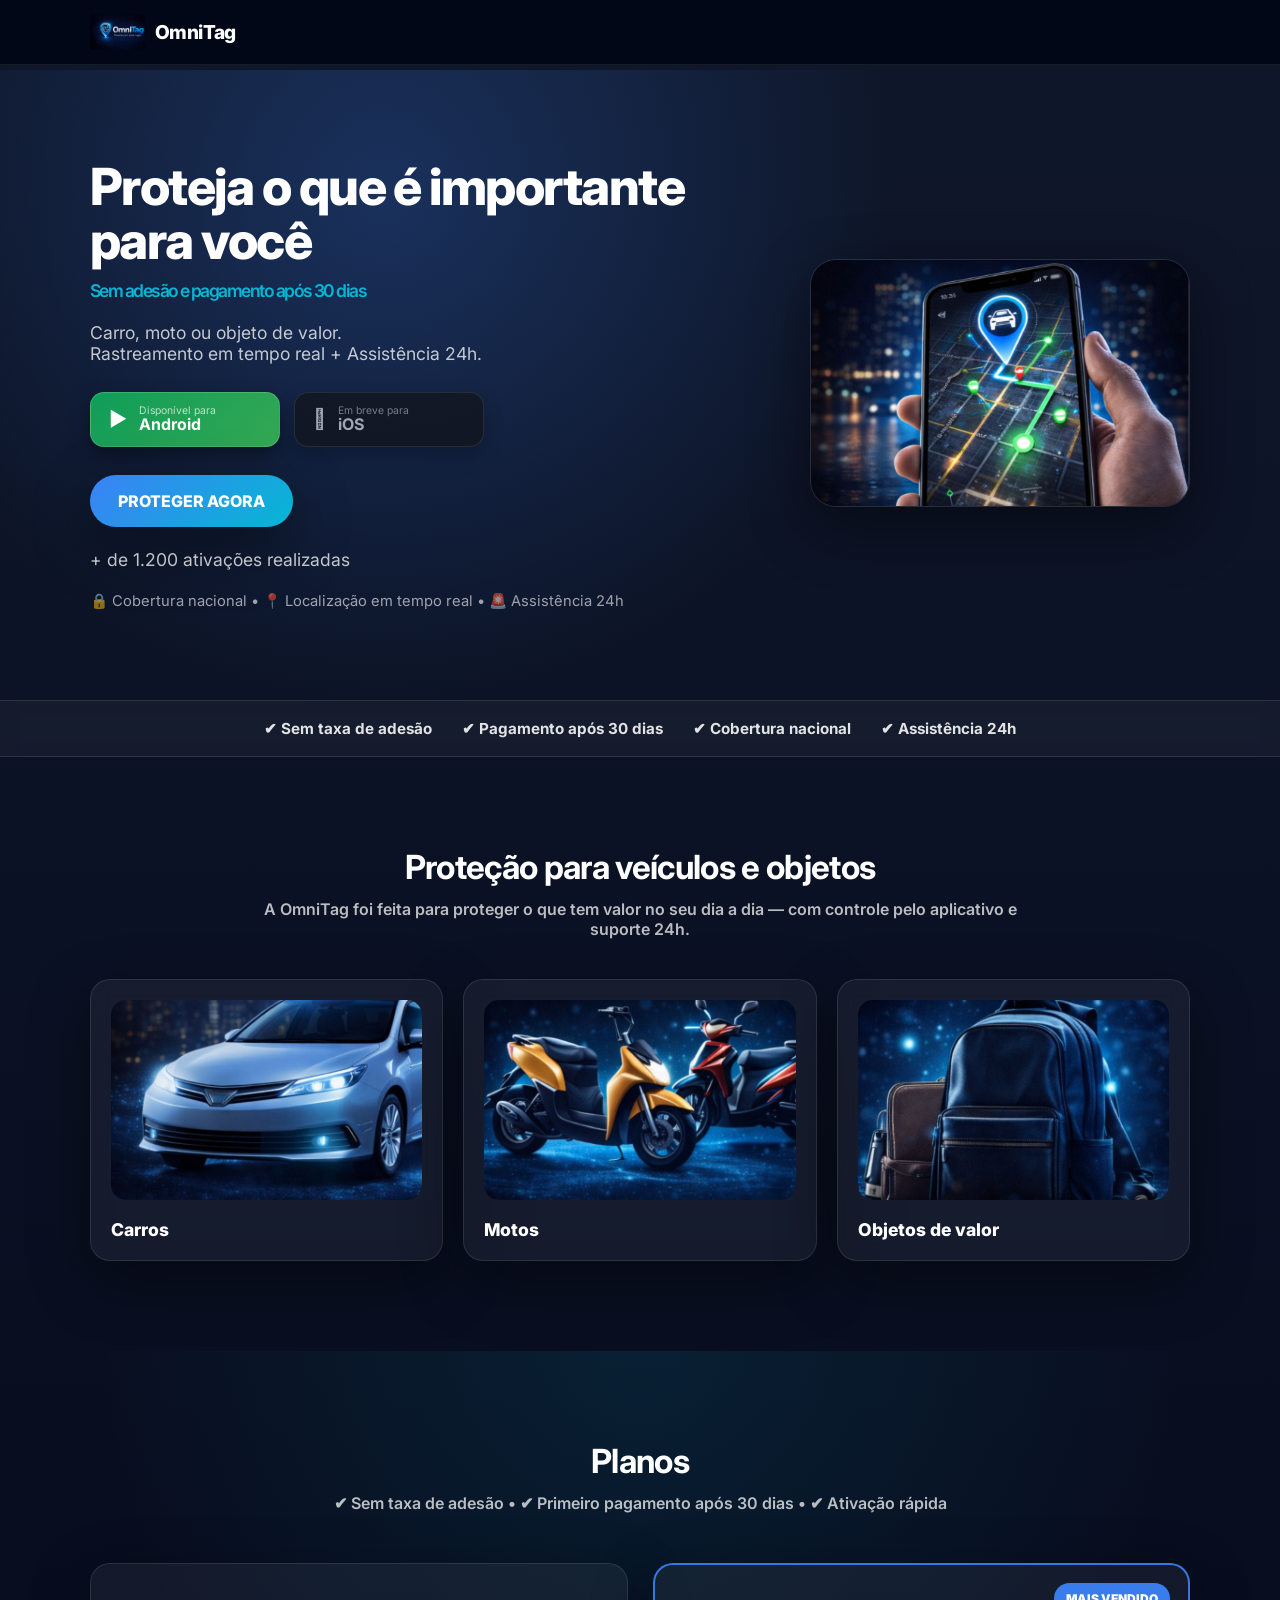
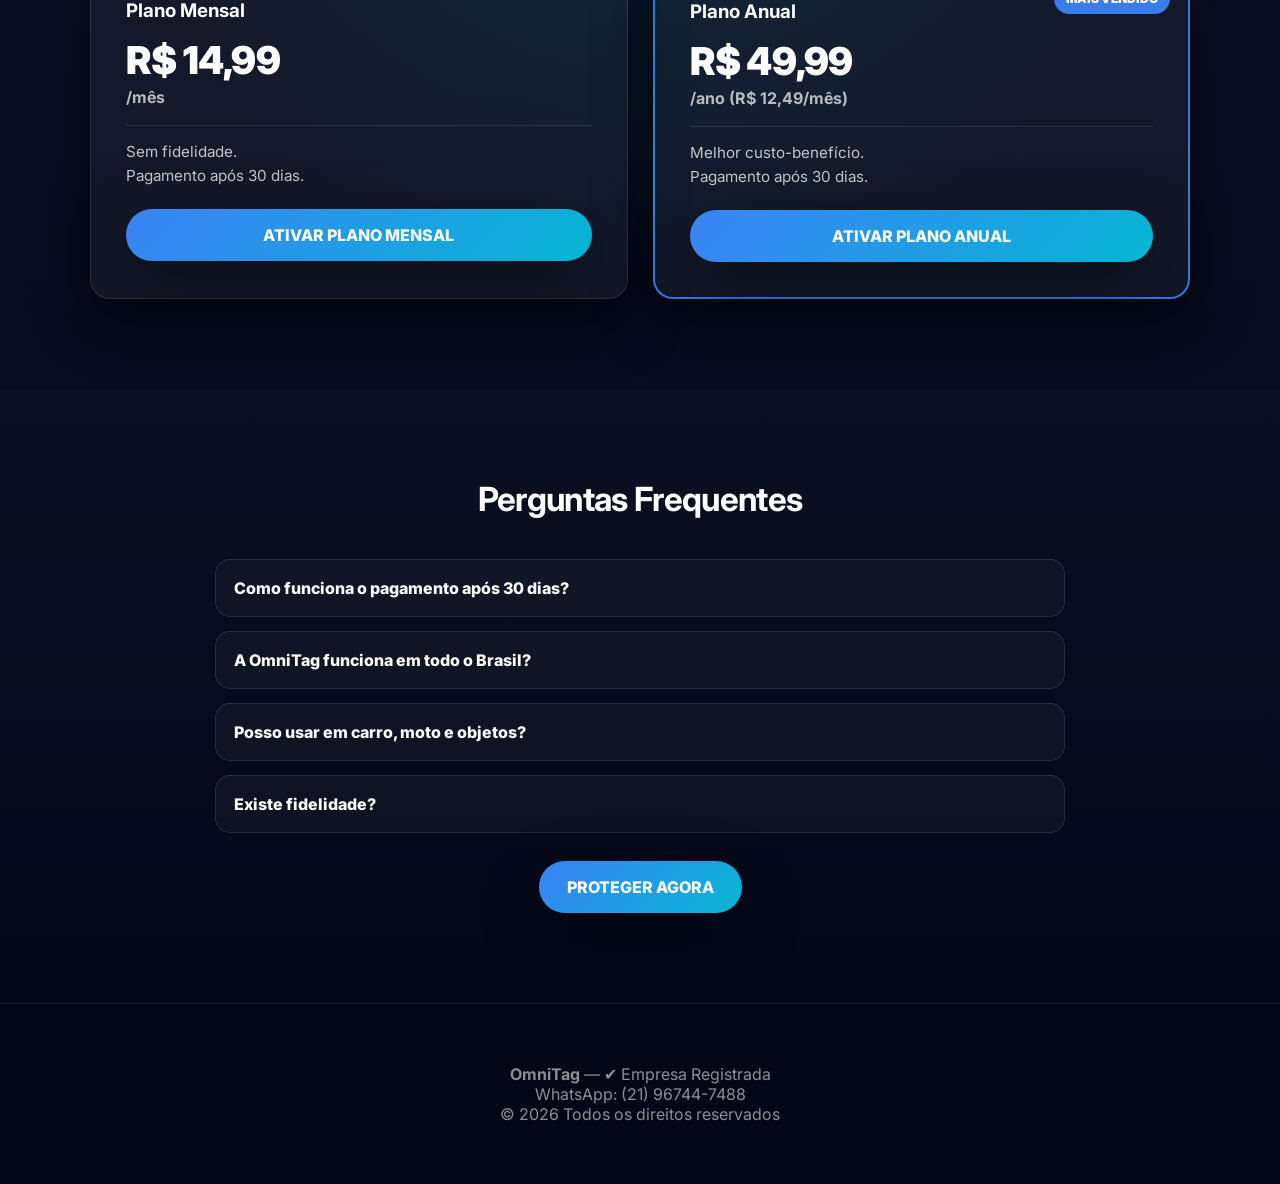
<file: index.html>
<!DOCTYPE html>
<html lang="pt-BR">
<head>
<meta charset="UTF-8" />
<title>OmniTag | Proteja o que é importante</title>
<meta name="viewport" content="width=device-width, initial-scale=1.0" />
<meta name="description" content="Proteja veículos e objetos com rastreamento em tempo real e assistência 24h. Sem adesão e pagamento após 30 dias." />

<!-- META PIXEL -->
<script>
!function(f,b,e,v,n,t,s)
{if(f.fbq)return;n=f.fbq=function(){n.callMethod?
n.callMethod.apply(n,arguments):n.queue.push(arguments)};
if(!f._fbq)f._fbq=n;n.push=n;n.loaded=!0;n.version='2.0';
n.queue=[];t=b.createElement(e);t.async=!0;
t.src=v;s=b.getElementsByTagName(e)[0];
s.parentNode.insertBefore(t,s)}(window, document,'script',
'https://connect.facebook.net/en_US/fbevents.js');

fbq('init', '25760876080222231');
fbq('track', 'PageView');
</script>

<link rel="preconnect" href="https://fonts.googleapis.com" />
<link href="https://fonts.googleapis.com/css2?family=Inter:wght@400;600;800&display=swap" rel="stylesheet" />
<link rel="stylesheet" href="style.css" />
</head>

<body>

<!-- TOPBAR PREMIUM -->
<header class="topbar">
  <div class="container topbar-content">

    <div class="brand">
      <img src="logo om.jpeg" alt="Logo OmniTag" class="brand-logo" />
      <span class="brand-name">OmniTag</span>
    </div>

  
    </nav>

    <div class="header-right">
      <span class="registered-badge"></span>

      <a
        
      >
      </a>
    

  </div>
</header>

<!-- HERO -->
<header class="hero">
  <div class="container hero-flex">

    <div class="hero-text">
      <h1>
        Proteja o que é importante para você
        <span>Sem adesão e pagamento após 30 dias</span>
      </h1>

      <p>
        Carro, moto ou objeto de valor.<br />
        Rastreamento em tempo real + Assistência 24h.
      </p>

      <!-- BADGES -->
      <div class="app-badges">
        <!-- ANDROID -> WHATSAPP -->
        <a
          href="https://wa.me/5521967447488?text=Ol%C3%A1!%20Quero%20ativar%20a%20OmniTag%20no%20Android."
          target="_blank"
          class="badge-store google-play"
        >
          <div class="badge-icon">▶</div>
          <div class="badge-text">
            <span class="badge-small">Disponível para</span>
            <span class="badge-big">Android</span>
          </div>
        </a>

        <!-- iOS EM BREVE -->
        <div class="badge-store app-store disabled" aria-disabled="true">
          <div class="badge-icon"></div>
          <div class="badge-text">
            <span class="badge-small">Em breve para</span>
            <span class="badge-big">iOS</span>
          </div>
        </div>
      </div>

      <a
        href="https://wa.me/5521967447488?text=Ol%C3%A1!%20Quero%20ativar%20minha%20prote%C3%A7%C3%A3o%20com%20a%20OmniTag."
        target="_blank"
        class="cta"
      >
        PROTEGER AGORA
      </a>

      <p class="micro-proof">+ de 1.200 ativações realizadas</p>

      <div class="trust">
        🔒 Cobertura nacional • 📍 Localização em tempo real • 🚨 Assistência 24h
      </div>
    </div>

    <div class="hero-img">
      <img src="hero.jpeg" alt="Aplicativo OmniTag" />
    </div>

  </div>
</header>

<!-- BARRA PREMIUM -->
<section class="premium-bar">
  <div class="container premium-content">
    <div>✔ Sem taxa de adesão</div>
    <div>✔ Pagamento após 30 dias</div>
    <div>✔ Cobertura nacional</div>
    <div>✔ Assistência 24h</div>
  </div>
</section>

<!-- PROTEÇÃO (CARRO / MOTO / OBJETOS) -->
<section class="usecases" id="protecao">
  <div class="container">
    <h2>Proteção para veículos e objetos</h2>
    <p class="offer-sub">
      A OmniTag foi feita para proteger o que tem valor no seu dia a dia — com controle pelo aplicativo e suporte 24h.
    </p>

    <div class="grid usecases-grid">

      <!-- CARROS -->
      <div class="card usecase-card">
        <img src="carro.jpeg" alt="Proteção para carros" />
        <h3>Carros</h3>
        <p class="usecase-desc">
         
        </p>
        <ul class="usecase-list">
        
      
        </a>
      </div>

      <!-- MOTOS -->
      <div class="card usecase-card">
        <img src="moto.jpeg" alt="Proteção para motos" />
        <h3>Motos</h3>
        <p class="usecase-desc">
        </p>
        <ul class="usecase-list">
       
        </a>
      </div>

      <!-- OBJETOS -->
      <div class="card usecase-card">
        <img src="objetos.jpeg" alt="Proteção para objetos de valor" />
        <h3>Objetos de valor</h3>
        <p class="usecase-desc">
       
        </a>
      </div>

    </div>
  </div>
</section>

<!-- PLANOS -->
<section class="offer" id="planos">
  <div class="container">
    <h2>Planos</h2>

    <p class="offer-sub">
      ✔ Sem taxa de adesão • ✔ Primeiro pagamento após 30 dias • ✔ Ativação rápida
    </p>

    <div class="price-box">

      <div class="plan">
        <h3>Plano Mensal</h3>
        <div class="price">R$ 14,99</div>
        <span>/mês</span>

        <div class="plan-info">
          Sem fidelidade.<br />
          Pagamento após 30 dias.
        </div>

        <a
          href="https://wa.me/5521967447488?text=Ol%C3%A1!%20Quero%20ativar%20o%20Plano%20Mensal%20da%20OmniTag%20(R%24%2014%2C99%2Fm%C3%AAs)."
          target="_blank"
          class="cta"
        >
          ATIVAR PLANO MENSAL
        </a>
      </div>

      <div class="plan highlight">
        <div class="badge-best">MAIS VENDIDO</div>

        <h3>Plano Anual</h3>
        <div class="price">R$ 49,99</div>
        <span>/ano (R$ 12,49/mês)</span>

        <div class="plan-info">
          Melhor custo-benefício.<br />
          Pagamento após 30 dias.
        </div>

        <a
          href="https://wa.me/5521967447488?text=Ol%C3%A1!%20Quero%20ativar%20o%20Plano%20Anual%20da%20OmniTag%20(R%24%20149%2C99%2Fano)."
          target="_blank"
          class="cta"
        >
          ATIVAR PLANO ANUAL
        </a>
      </div>

    </div>
  </div>
</section>

<!-- FAQ -->
<section class="faq" id="faq">
  <div class="container">
    <h2>Perguntas Frequentes</h2>

    <div class="faq-box">

      <details>
        <summary>Como funciona o pagamento após 30 dias?</summary>
        <p>Você ativa hoje e o primeiro pagamento ocorre somente após 30 dias. Sem taxa de adesão.</p>
      </details>

      <details>
        <summary>A OmniTag funciona em todo o Brasil?</summary>
        <p>Sim. A cobertura é nacional e você acompanha tudo pelo aplicativo.</p>
      </details>

      <details>
        <summary>Posso usar em carro, moto e objetos?</summary>
        <p>Sim. A OmniTag é versátil e pode ser usada em veículos e objetos de valor.</p>
      </details>

      <details>
        <summary>Existe fidelidade?</summary>
        <p>O plano mensal não possui fidelidade. Você pode cancelar quando quiser.</p>
      </details>

      <div class="cta-after-faq">
        <a
          href="https://wa.me/5521967447488?text=Ol%C3%A1!%20Quero%20ativar%20minha%20prote%C3%A7%C3%A3o%20com%20a%20OmniTag."
          target="_blank"
          class="cta"
        >
          PROTEGER AGORA
        </a>
      </div>

    </div>
  </div>
</section>

<!-- FOOTER -->
<footer>
  <div class="container">
    <p><strong>OmniTag</strong> — ✔ Empresa Registrada</p>
    <p>WhatsApp: (21) 96744-7488</p>
    <p>© 2026 Todos os direitos reservados</p>
  </div>
</footer>

</body>
</html>
</file>
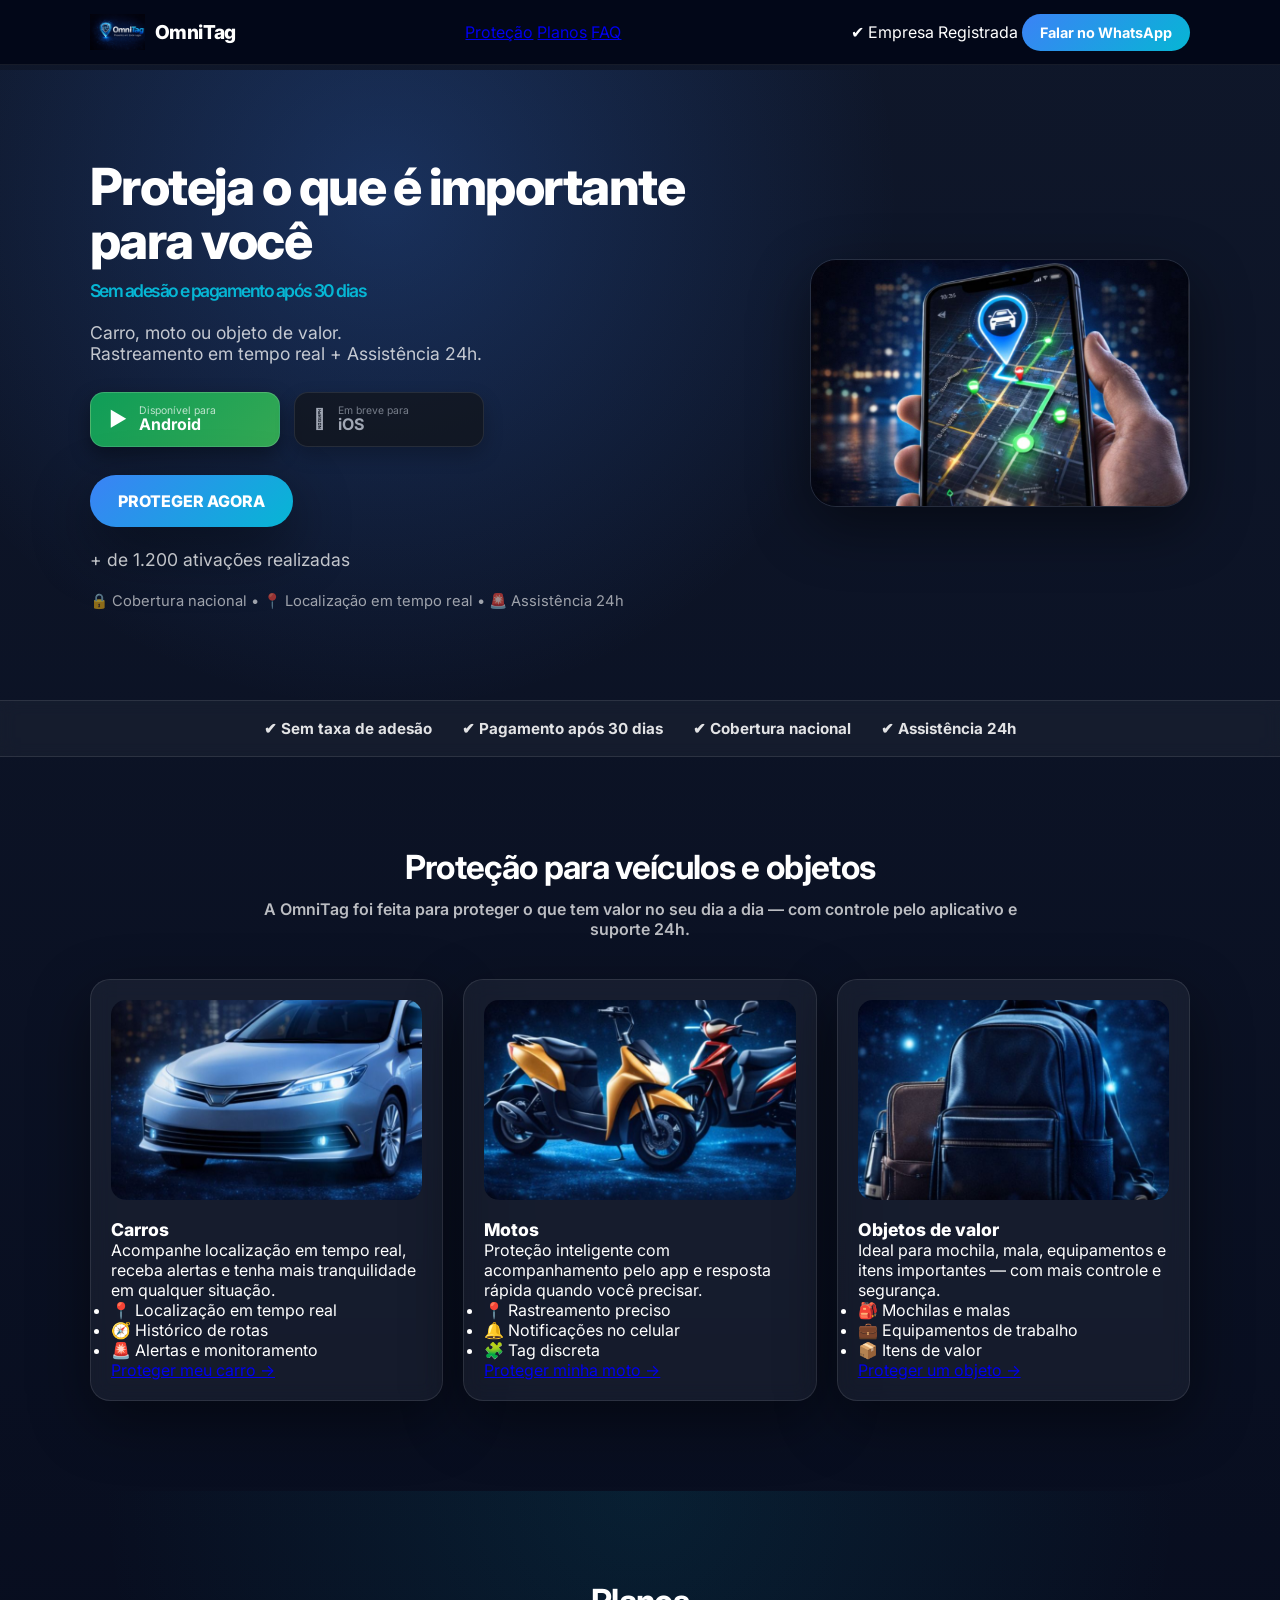
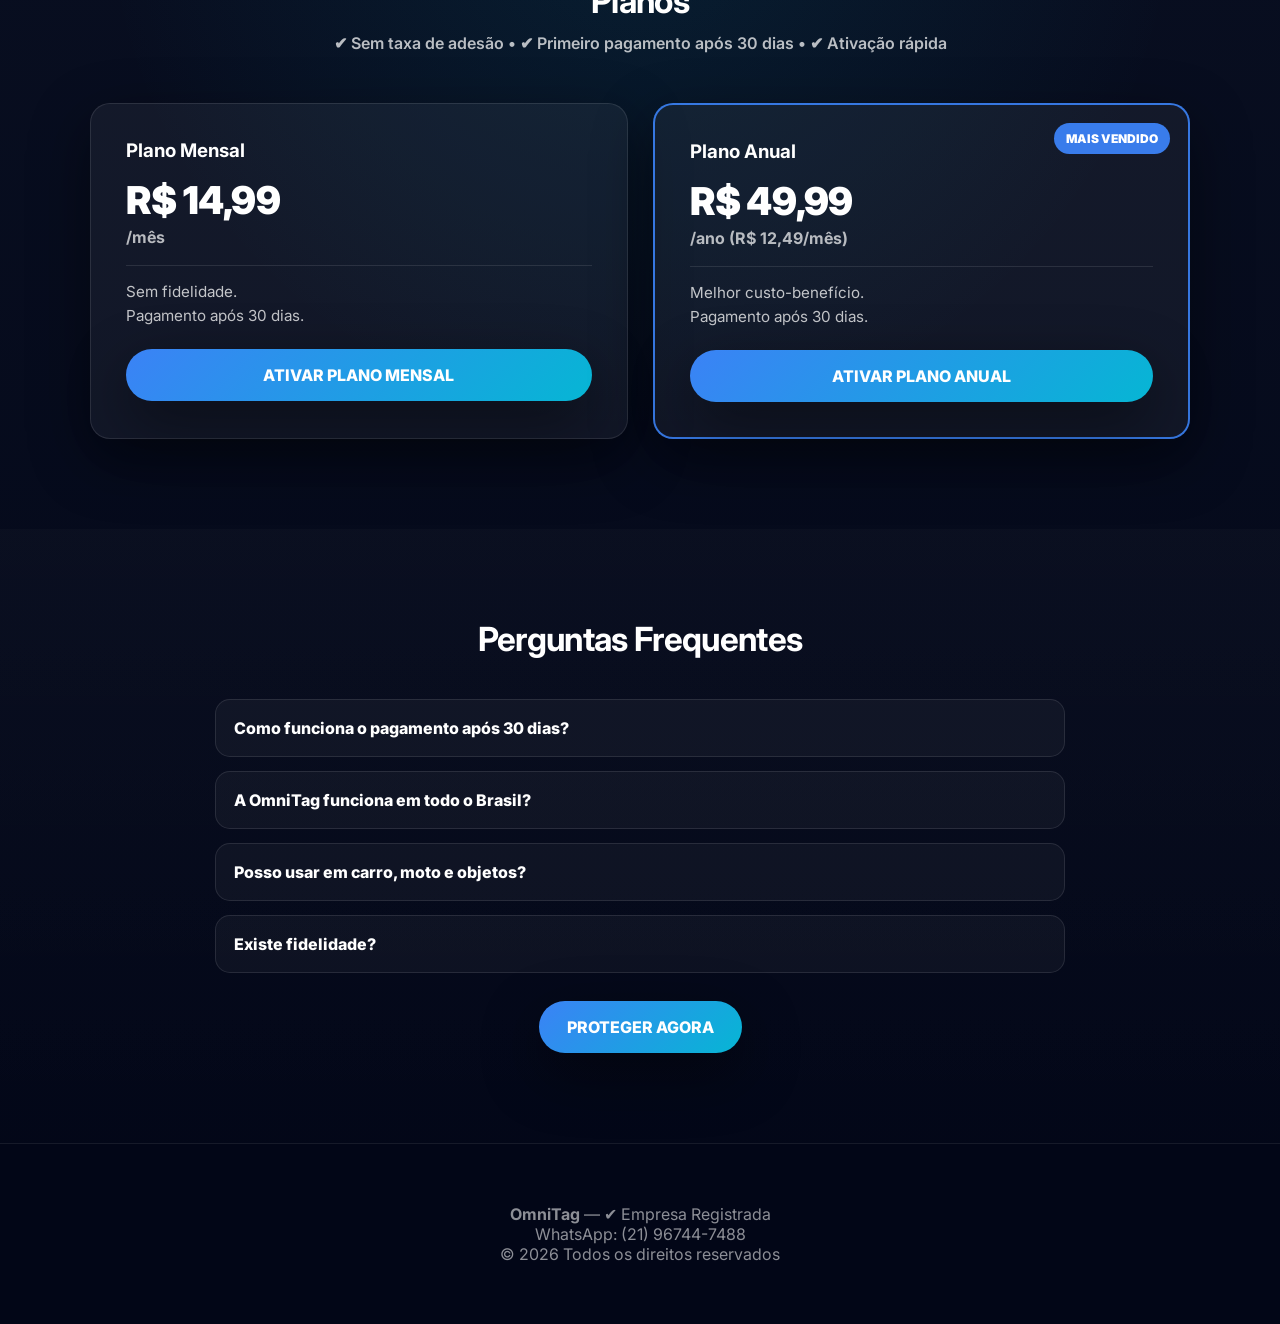
<file: indexhtml.html>
<!DOCTYPE html>
<html lang="pt-BR">
<head>
<meta charset="UTF-8" />
<title>OmniTag | Proteja o que é importante</title>
<meta name="viewport" content="width=device-width, initial-scale=1.0" />
<meta name="description" content="Proteja veículos e objetos com rastreamento em tempo real e assistência 24h. Sem adesão e pagamento após 30 dias." />

<!-- META PIXEL -->
<script>
!function(f,b,e,v,n,t,s)
{if(f.fbq)return;n=f.fbq=function(){n.callMethod?
n.callMethod.apply(n,arguments):n.queue.push(arguments)};
if(!f._fbq)f._fbq=n;n.push=n;n.loaded=!0;n.version='2.0';
n.queue=[];t=b.createElement(e);t.async=!0;
t.src=v;s=b.getElementsByTagName(e)[0];
s.parentNode.insertBefore(t,s)}(window, document,'script',
'https://connect.facebook.net/en_US/fbevents.js');

fbq('init', ' 25760876080222231');
fbq('track', 'PageView');
</script>

<link rel="preconnect" href="https://fonts.googleapis.com" />
<link href="https://fonts.googleapis.com/css2?family=Inter:wght@400;600;800&display=swap" rel="stylesheet" />
<link rel="stylesheet" href="style.css" />
</head>

<body>

<!-- TOPBAR PREMIUM -->
<header class="topbar">
  <div class="container topbar-content">

    <div class="brand">
      <img src="logo om.jpeg" alt="Logo OmniTag" class="brand-logo" />
      <span class="brand-name">OmniTag</span>
    </div>

    <nav class="menu">
      <a href="#protecao">Proteção</a>
      <a href="#planos">Planos</a>
      <a href="#faq">FAQ</a>
    </nav>

    <div class="header-right">
      <span class="registered-badge">✔ Empresa Registrada</span>

      <a
        href="https://wa.me/5521967447488?text=Ol%C3%A1!%20Quero%20saber%20mais%20sobre%20a%20OmniTag."
        target="_blank"
        class="top-cta"
      >
        Falar no WhatsApp
      </a>
    </div>

  </div>
</header>

<!-- HERO -->
<header class="hero">
  <div class="container hero-flex">

    <div class="hero-text">
      <h1>
        Proteja o que é importante para você
        <span>Sem adesão e pagamento após 30 dias</span>
      </h1>

      <p>
        Carro, moto ou objeto de valor.<br />
        Rastreamento em tempo real + Assistência 24h.
      </p>

      <!-- BADGES -->
      <div class="app-badges">
        <!-- ANDROID -> WHATSAPP -->
        <a
          href="https://wa.me/5521967447488?text=Ol%C3%A1!%20Quero%20ativar%20a%20OmniTag%20no%20Android."
          target="_blank"
          class="badge-store google-play"
        >
          <div class="badge-icon">▶</div>
          <div class="badge-text">
            <span class="badge-small">Disponível para</span>
            <span class="badge-big">Android</span>
          </div>
        </a>

        <!-- iOS EM BREVE -->
        <div class="badge-store app-store disabled" aria-disabled="true">
          <div class="badge-icon"></div>
          <div class="badge-text">
            <span class="badge-small">Em breve para</span>
            <span class="badge-big">iOS</span>
          </div>
        </div>
      </div>

      <a
        href="https://wa.me/5521967447488?text=Ol%C3%A1!%20Quero%20ativar%20minha%20prote%C3%A7%C3%A3o%20com%20a%20OmniTag."
        target="_blank"
        class="cta"
      >
        PROTEGER AGORA
      </a>

      <p class="micro-proof">+ de 1.200 ativações realizadas</p>

      <div class="trust">
        🔒 Cobertura nacional • 📍 Localização em tempo real • 🚨 Assistência 24h
      </div>
    </div>

    <div class="hero-img">
      <img src="hero.jpeg" alt="Aplicativo OmniTag" />
    </div>

  </div>
</header>

<!-- BARRA PREMIUM -->
<section class="premium-bar">
  <div class="container premium-content">
    <div>✔ Sem taxa de adesão</div>
    <div>✔ Pagamento após 30 dias</div>
    <div>✔ Cobertura nacional</div>
    <div>✔ Assistência 24h</div>
  </div>
</section>

<!-- PROTEÇÃO (CARRO / MOTO / OBJETOS) -->
<section class="usecases" id="protecao">
  <div class="container">
    <h2>Proteção para veículos e objetos</h2>
    <p class="offer-sub">
      A OmniTag foi feita para proteger o que tem valor no seu dia a dia — com controle pelo aplicativo e suporte 24h.
    </p>

    <div class="grid usecases-grid">

      <!-- CARROS -->
      <div class="card usecase-card">
        <img src="carro.jpeg" alt="Proteção para carros" />
        <h3>Carros</h3>
        <p class="usecase-desc">
          Acompanhe localização em tempo real, receba alertas e tenha mais tranquilidade em qualquer situação.
        </p>
        <ul class="usecase-list">
          <li>📍 Localização em tempo real</li>
          <li>🧭 Histórico de rotas</li>
          <li>🚨 Alertas e monitoramento</li>
        </ul>
        <a
          href="https://wa.me/5521967447488?text=Ol%C3%A1!%20Quero%20proteger%20meu%20carro%20com%20a%20OmniTag."
          target="_blank"
          class="mini-cta"
        >
          Proteger meu carro →
        </a>
      </div>

      <!-- MOTOS -->
      <div class="card usecase-card">
        <img src="moto.jpeg" alt="Proteção para motos" />
        <h3>Motos</h3>
        <p class="usecase-desc">
          Proteção inteligente com acompanhamento pelo app e resposta rápida quando você precisar.
        </p>
        <ul class="usecase-list">
          <li>📍 Rastreamento preciso</li>
          <li>🔔 Notificações no celular</li>
          <li>🧩 Tag discreta</li>
        </ul>
        <a
          href="https://wa.me/5521967447488?text=Ol%C3%A1!%20Quero%20proteger%20minha%20moto%20com%20a%20OmniTag."
          target="_blank"
          class="mini-cta"
        >
          Proteger minha moto →
        </a>
      </div>

      <!-- OBJETOS -->
      <div class="card usecase-card">
        <img src="objetos.jpeg" alt="Proteção para objetos de valor" />
        <h3>Objetos de valor</h3>
        <p class="usecase-desc">
          Ideal para mochila, mala, equipamentos e itens importantes — com mais controle e segurança.
        </p>
        <ul class="usecase-list">
          <li>🎒 Mochilas e malas</li>
          <li>💼 Equipamentos de trabalho</li>
          <li>📦 Itens de valor</li>
        </ul>
        <a
          href="https://wa.me/5521967447488?text=Ol%C3%A1!%20Quero%20proteger%20um%20objeto%20de%20valor%20com%20a%20OmniTag."
          target="_blank"
          class="mini-cta"
        >
          Proteger um objeto →
        </a>
      </div>

    </div>
  </div>
</section>

<!-- PLANOS -->
<section class="offer" id="planos">
  <div class="container">
    <h2>Planos</h2>

    <p class="offer-sub">
      ✔ Sem taxa de adesão • ✔ Primeiro pagamento após 30 dias • ✔ Ativação rápida
    </p>

    <div class="price-box">

      <div class="plan">
        <h3>Plano Mensal</h3>
        <div class="price">R$ 14,99</div>
        <span>/mês</span>

        <div class="plan-info">
          Sem fidelidade.<br />
          Pagamento após 30 dias.
        </div>

        <a
          href="https://wa.me/5521967447488?text=Ol%C3%A1!%20Quero%20ativar%20o%20Plano%20Mensal%20da%20OmniTag%20(R%24%2014%2C99%2Fm%C3%AAs)."
          target="_blank"
          class="cta"
        >
          ATIVAR PLANO MENSAL
        </a>
      </div>

      <div class="plan highlight">
        <div class="badge-best">MAIS VENDIDO</div>

        <h3>Plano Anual</h3>
        <div class="price">R$ 49,99</div>
        <span>/ano (R$ 12,49/mês)</span>

        <div class="plan-info">
          Melhor custo-benefício.<br />
          Pagamento após 30 dias.
        </div>

        <a
          href="https://wa.me/5521967447488?text=Ol%C3%A1!%20Quero%20ativar%20o%20Plano%20Anual%20da%20OmniTag%20(R%24%20149%2C99%2Fano)."
          target="_blank"
          class="cta"
        >
          ATIVAR PLANO ANUAL
        </a>
      </div>

    </div>
  </div>
</section>

<!-- FAQ -->
<section class="faq" id="faq">
  <div class="container">
    <h2>Perguntas Frequentes</h2>

    <div class="faq-box">

      <details>
        <summary>Como funciona o pagamento após 30 dias?</summary>
        <p>Você ativa hoje e o primeiro pagamento ocorre somente após 30 dias. Sem taxa de adesão.</p>
      </details>

      <details>
        <summary>A OmniTag funciona em todo o Brasil?</summary>
        <p>Sim. A cobertura é nacional e você acompanha tudo pelo aplicativo.</p>
      </details>

      <details>
        <summary>Posso usar em carro, moto e objetos?</summary>
        <p>Sim. A OmniTag é versátil e pode ser usada em veículos e objetos de valor.</p>
      </details>

      <details>
        <summary>Existe fidelidade?</summary>
        <p>O plano mensal não possui fidelidade. Você pode cancelar quando quiser.</p>
      </details>

      <div class="cta-after-faq">
        <a
          href="https://wa.me/5521967447488?text=Ol%C3%A1!%20Quero%20ativar%20minha%20prote%C3%A7%C3%A3o%20com%20a%20OmniTag."
          target="_blank"
          class="cta"
        >
          PROTEGER AGORA
        </a>
      </div>

    </div>
  </div>
</section>

<!-- FOOTER -->
<footer>
  <div class="container">
    <p><strong>OmniTag</strong> — ✔ Empresa Registrada</p>
    <p>WhatsApp: (21) 96744-7488</p>
    <p>© 2026 Todos os direitos reservados</p>
  </div>
</footer>

</body>
</html>
</file>
<file: style.css>
:root{
  --bg:#0f172a;
  --panel:rgba(255,255,255,.05);
  --brand:#3b82f6;
  --brand2:#06b6d4;
  --text:#ffffff;
  --muted:rgba(255,255,255,.75);
  --border:rgba(255,255,255,.10);
  --radius:20px;
  --shadow:0 20px 60px rgba(0,0,0,.45);
}

*{margin:0;padding:0;box-sizing:border-box;}

body{
  font-family:Inter, sans-serif;
  background:linear-gradient(180deg,#0f172a,#020617);
  color:var(--text);
  -webkit-font-smoothing:antialiased;
}

.container{
  width:min(1100px,92%);
  margin:auto;
}

/* HERO */
.hero{
  padding:90px 0;
  background:
    radial-gradient(circle at 30% 20%, rgba(59,130,246,.25), transparent 50%);
}

.hero-flex{
  display:flex;
  align-items:center;
  justify-content:space-between;
  gap:60px;
  flex-wrap:wrap;
}

.hero-text{flex:1 1 520px;}

.hero h1{
  font-size:clamp(2.3rem,4vw,3.4rem);
  font-weight:800;
  line-height:1.05;
  letter-spacing:-0.03em;
}

.hero h1 span{
  display:block;
  margin-top:14px;
  font-size:1.1rem;
  color:var(--brand2);
  font-weight:600;
}

.hero p{
  margin:22px 0 22px;
  color:var(--muted);
  font-size:1.1rem;
  max-width:520px;
}

.hero-actions{margin-top:4px;}

.cta{
  display:inline-flex;
  align-items:center;
  justify-content:center;
  padding:16px 28px;
  background:linear-gradient(135deg,var(--brand),var(--brand2));
  color:#fff;
  font-weight:800;
  border-radius:999px;
  text-decoration:none;
  box-shadow:var(--shadow);
  transition:.2s ease;
}

.cta:hover{transform:translateY(-2px);}

.micro-proof{
  margin-top:10px;
  font-size:.9rem;
  color:rgba(255,255,255,.60);
}

.trust{
  margin-top:16px;
  font-size:.92rem;
  color:rgba(255,255,255,.60);
}

.hero-img img{
  width:100%;
  max-width:380px;
  border-radius:26px;
  box-shadow:var(--shadow);
  border:1px solid rgba(255,255,255,.10);
}

/* PREMIUM BAR */
.premium-bar{
  background:rgba(255,255,255,.04);
  backdrop-filter:blur(8px);
  padding:18px 0;
  border-top:1px solid var(--border);
  border-bottom:1px solid var(--border);
}

.premium-content{
  display:flex;
  justify-content:center;
  gap:30px;
  flex-wrap:wrap;
  font-weight:700;
  font-size:.95rem;
  color:rgba(255,255,255,.88);
}

/* SECTIONS */
section{
  padding:90px 0;
  text-align:center;
}

section h2{
  font-size:clamp(1.6rem,2.6vw,2.2rem);
  margin-bottom:12px;
  letter-spacing:-0.02em;
}

.offer-sub{
  color:rgba(255,255,255,.72);
  font-weight:600;
  max-width:70ch;
  margin:0 auto;
}

/* GRID / CARDS */
.grid{
  display:grid;
  grid-template-columns:repeat(auto-fit,minmax(260px,1fr));
  gap:20px;
  margin-top:40px;
}

.card{
  background:var(--panel);
  border:1px solid var(--border);
  border-radius:var(--radius);
  padding:20px;
  backdrop-filter:blur(10px);
  box-shadow:var(--shadow);
  text-align:left;
}

.card img{
  width:100%;
  height:200px;
  object-fit:cover;
  border-radius:15px;
  margin-bottom:15px;
}

.card h3{
  font-size:1.1rem;
  font-weight:800;
}

/* OFFER */
.offer{
  background:radial-gradient(circle at 50% 0%, rgba(6,182,212,.10), transparent 60%);
}

.price-box{
  display:grid;
  grid-template-columns:repeat(auto-fit,minmax(300px,1fr));
  gap:25px;
  margin-top:50px;
}

.plan{
  background:rgba(255,255,255,.05);
  border:1px solid var(--border);
  border-radius:var(--radius);
  padding:35px;
  text-align:left;
  box-shadow:var(--shadow);
  position:relative;
}

.plan.highlight{
  border:2px solid rgba(59,130,246,.9);
}

.badge-best{
  position:absolute;
  top:18px;
  right:18px;
  background:rgba(59,130,246,.95);
  color:#fff;
  padding:8px 12px;
  border-radius:999px;
  font-size:.75rem;
  font-weight:900;
}

.price{
  font-size:2.4rem;
  font-weight:900;
  margin:15px 0 4px;
  letter-spacing:-0.02em;
}

.plan span{
  display:block;
  color:rgba(255,255,255,.70);
  font-weight:700;
}

.plan-info{
  font-size:.95rem;
  color:var(--muted);
  margin:18px 0 22px;
  padding-top:14px;
  border-top:1px solid rgba(255,255,255,.10);
  line-height:1.55;
}

.plan .cta{
  width:100%;
}

/* FAQ */
.faq{
  background:linear-gradient(180deg, rgba(255,255,255,.02), transparent);
}

.faq-box{
  max-width:850px;
  margin:40px auto 0;
  text-align:left;
}

.faq details{
  background:rgba(255,255,255,.04);
  border:1px solid var(--border);
  border-radius:15px;
  padding:18px;
  margin-bottom:14px;
}

.faq summary{
  font-weight:800;
  cursor:pointer;
  list-style:none;
}

.faq summary::-webkit-details-marker{display:none;}

.faq p{
  margin-top:10px;
  color:var(--muted);
  line-height:1.6;
}

.cta-after-faq{
  margin-top:28px;
  text-align:center;
}

/* FOOTER */
footer{
  padding:60px 0;
  text-align:center;
  background:#020617;
  color:rgba(255,255,255,.55);
  border-top:1px solid rgba(255,255,255,.08);
}

/* MOBILE FIXED CTA */
.floating-cta{
  display:none;
  position:fixed;
  bottom:0;
  left:0;
  width:100%;
  padding:14px;
  background:rgba(2,6,23,.92);
  border-top:1px solid rgba(255,255,255,.10);
  backdrop-filter:blur(10px);
  z-index:9999;
}

.floating-cta .cta{width:100%;}

@media(max-width:768px){
  .floating-cta{display:block;}
  body{padding-bottom:86px;}
  .hero-flex{flex-direction:column;text-align:center;}
  .hero p{margin-left:auto;margin-right:auto;}
}
/* BADGES DE LOJA */

.app-badges{
  display:flex;
  gap:14px;
  margin:28px 0;
  flex-wrap:wrap;
}

.badge-store{
  display:flex;
  align-items:center;
  gap:12px;
  padding:12px 18px;
  border-radius:14px;
  background:#000;
  border:1px solid rgba(255,255,255,.15);
  text-decoration:none;
  min-width:190px;
  transition:.2s ease;
  box-shadow:0 8px 20px rgba(0,0,0,.4);
}

.badge-store:hover{
  transform:translateY(-2px);
}

.badge-icon{
  font-size:20px;
  color:#fff;
}

.badge-text{
  display:flex;
  flex-direction:column;
  line-height:1.1;
}

.badge-small{
  font-size:.65rem;
  color:rgba(255,255,255,.7);
}

.badge-big{
  font-size:1rem;
  font-weight:700;
  color:#fff;
}

.google-play{
  background:linear-gradient(135deg,#0f9d58,#34a853);
}

.app-store{
  background:#111;
}

.disabled{
  opacity:.6;
  cursor:not-allowed;
}
/* TOPBAR */

.topbar{
  position:fixed;
  top:0;
  width:100%;
  background:rgba(2,6,23,.9);
  backdrop-filter:blur(10px);
  border-bottom:1px solid rgba(255,255,255,.08);
  z-index:9999;
}

.topbar-content{
  display:flex;
  justify-content:space-between;
  align-items:center;
  padding:14px 0;
}

.brand{
  display:flex;
  align-items:center;
  gap:10px;
}

.brand-logo{
  height:36px;
  width:auto;
}

.brand-name{
  font-size:1.2rem;
  font-weight:800;
  letter-spacing:-0.02em;
}

.top-cta{
  padding:10px 18px;
  font-size:.9rem;
  border-radius:999px;
  background:linear-gradient(135deg,#3b82f6,#06b6d4);
  color:#fff;
  text-decoration:none;
  font-weight:700;
}

/* Ajuste para não cobrir conteúdo */
body{
  padding-top:70px;
}
</file>
